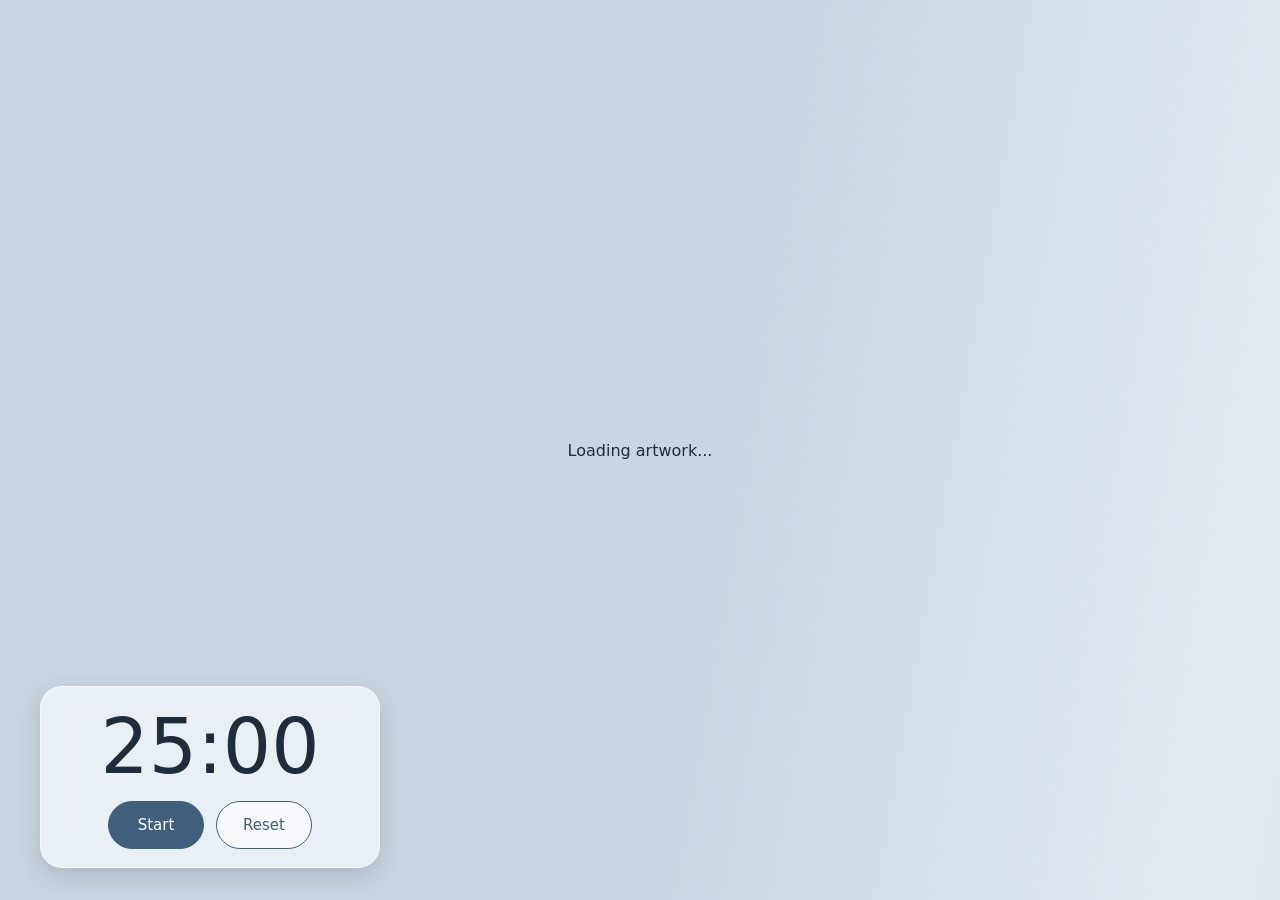
<file: index.html>
<!DOCTYPE html>
<html lang="en">
<head>
  <meta charset="UTF-8">
  <meta name="viewport" content="width=device-width, initial-scale=1.0">
  <title>Pomodoro Art</title>
  <link rel="stylesheet" href="style.css">
</head>
<body>
  <h1 class="visually-hidden">Pomodoro Art</h1>
  <main class="view">
    <div class="art"></div>
    <div class="photo-stage" id="stage">
      <div class="frame" id="frame">
        <img class="photo" id="photo" alt="">
      </div>
    </div>
    <div class="loading" id="loading">Loading artwork...</div>
    <div class="glass notice" id="notice" role="status" hidden>
      <p>We couldn't load a painting this time.</p>
      <button type="button" id="retry">Try again</button>
    </div>
    <div class="dock">
      <div class="glass timer">
        <p class="time" id="time">25:00</p>
        <div class="buttons">
          <button type="button" id="primary">Start</button>
          <button type="button" id="reset" class="quiet">Reset</button>
        </div>
      </div>
    </div>
  </main>
  <script src="script.js"></script>
</body>
</html>
</file>
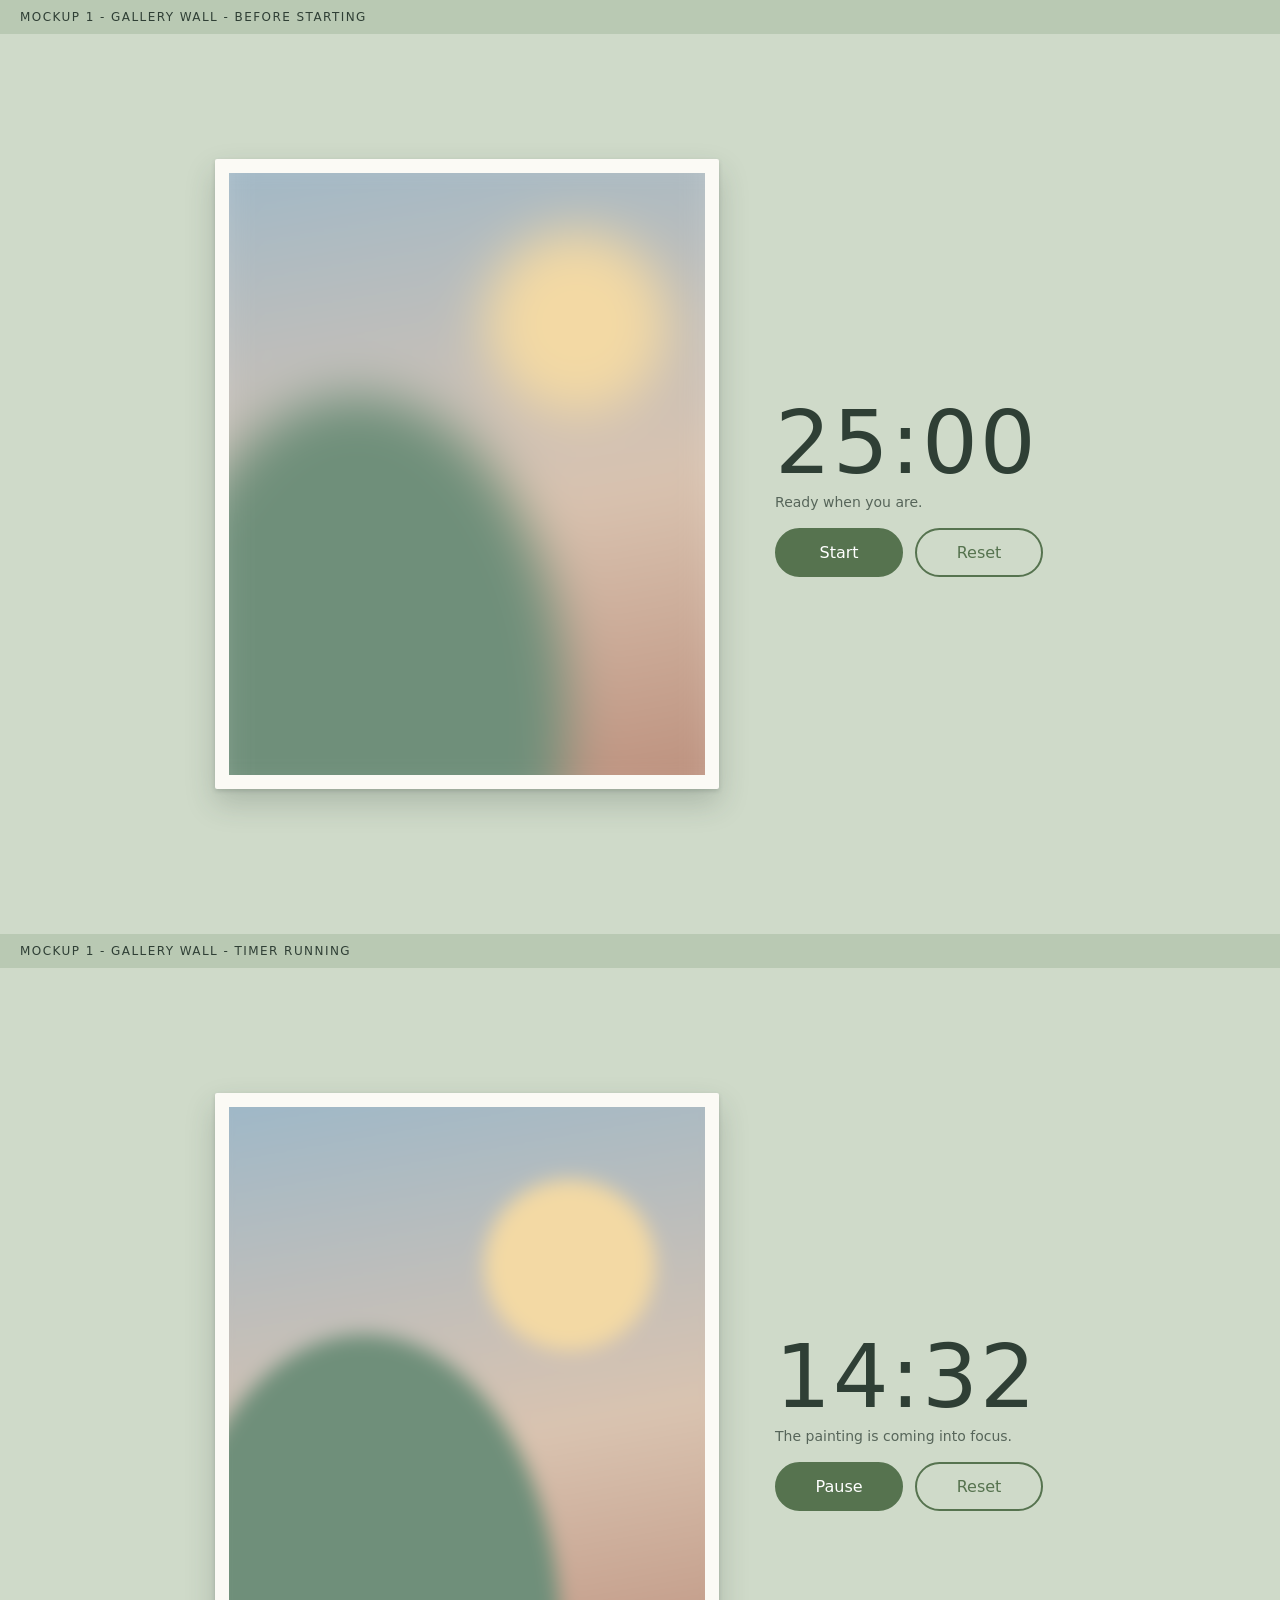
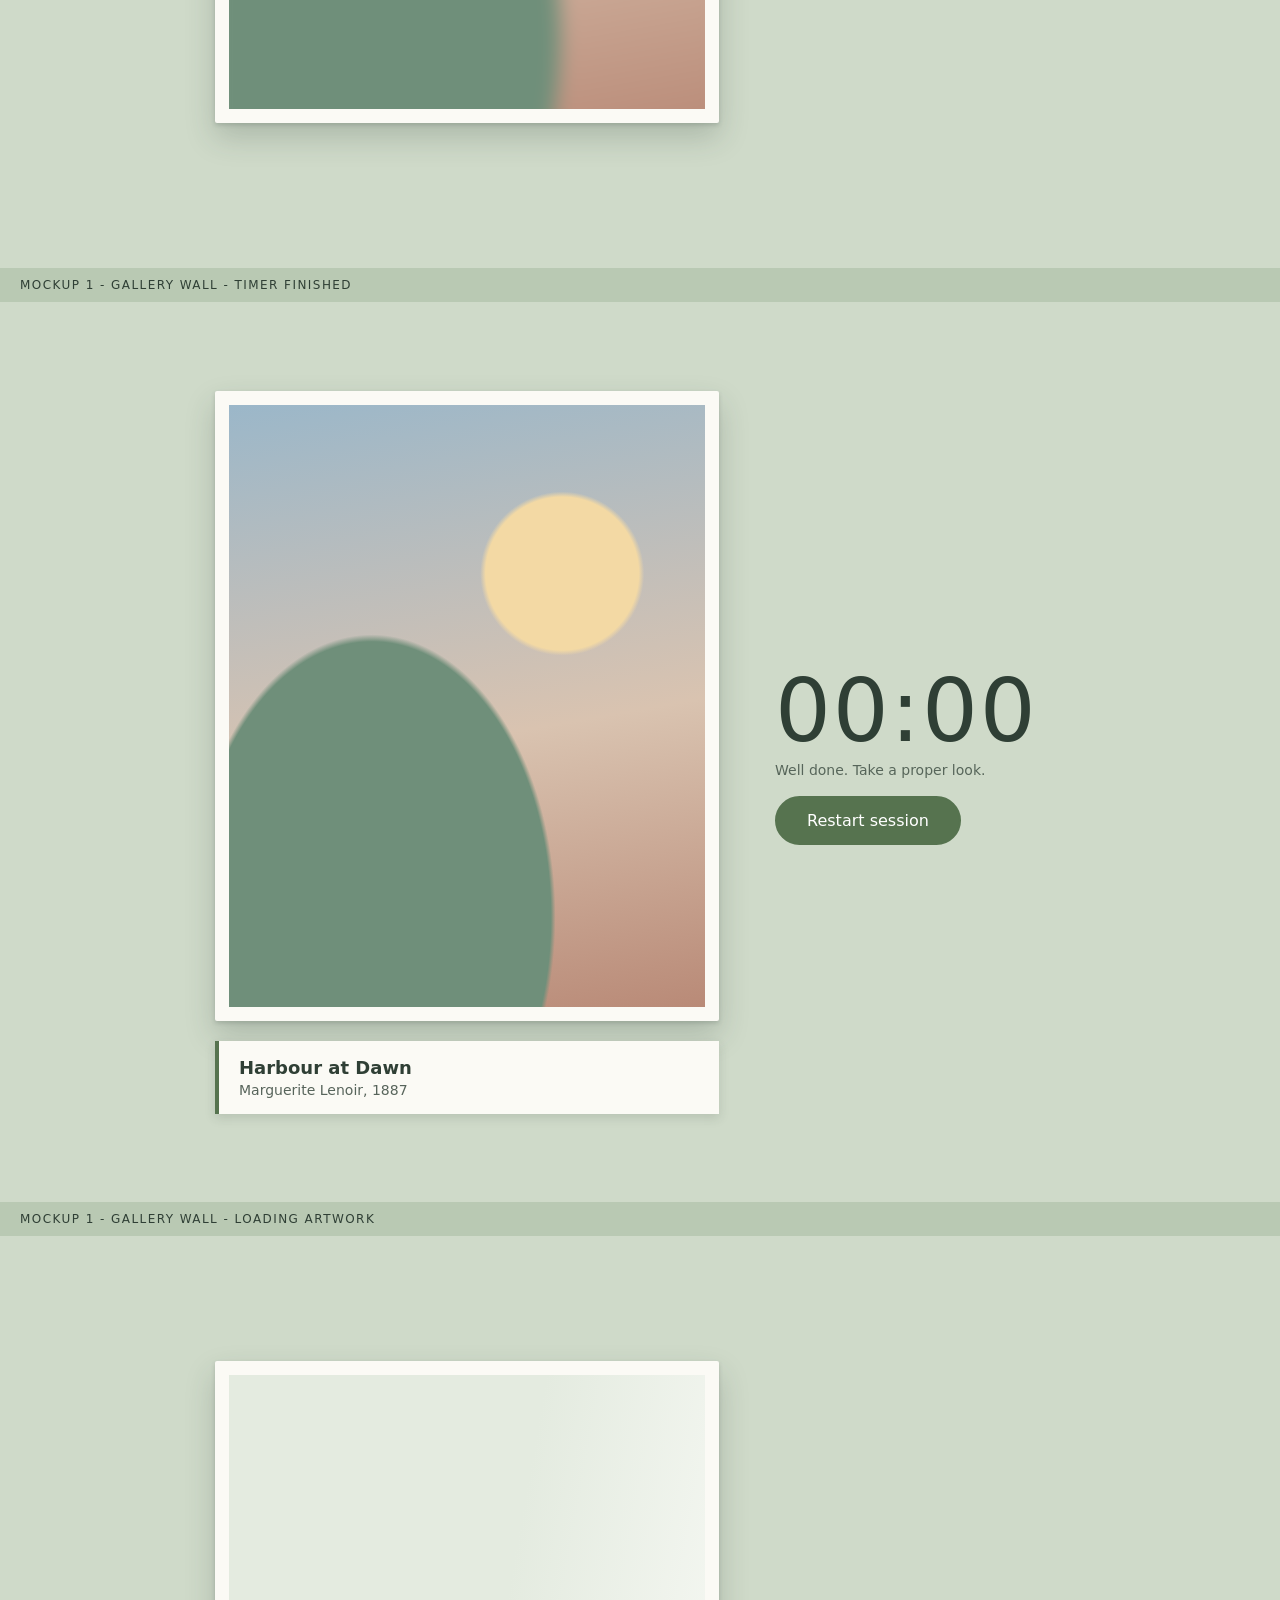
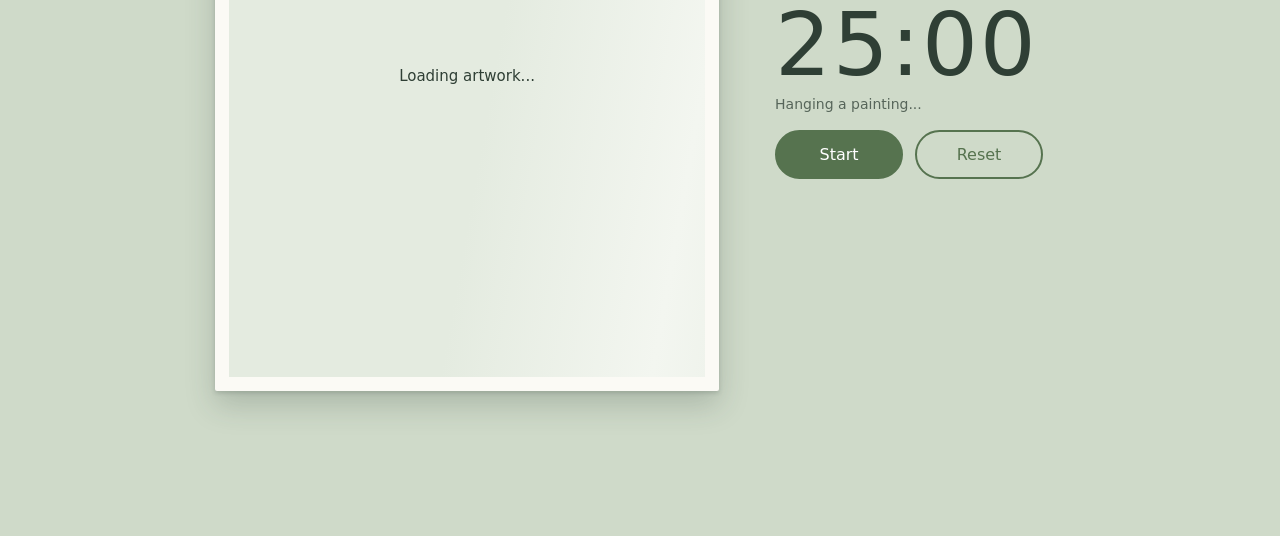
<file: mockups/1-gallery-wall.html>
<!DOCTYPE html>
<html lang="en">
<head>
<meta charset="UTF-8">
<meta name="viewport" content="width=device-width, initial-scale=1.0">
<title>Mockup 1 - Gallery Wall</title>
<style>
  :root {
    --wall: #cfdac9;
    --ink: #2f3f35;
    --mat: #fbfaf5;
    --pill: #56734f;
    --pill-text: #ffffff;
  }
  * { box-sizing: border-box; }
  body {
    margin: 0;
    background: var(--wall);
    color: var(--ink);
    font-family: system-ui, -apple-system, "Segoe UI", Roboto, Helvetica, Arial, sans-serif;
  }

  /* label above each view, so you know which screen you are looking at */
  .tag {
    margin: 0;
    padding: 10px 20px;
    font-size: 12px;
    letter-spacing: 0.12em;
    text-transform: uppercase;
    background: #b9c9b3;
  }

  .stage {
    min-height: 100svh;
    padding: 24px 20px 40px;
    display: grid;
    gap: 20px;
    justify-items: center;
    align-content: start;
    grid-template-columns: minmax(0, 1fr);
    grid-template-areas: "art" "timer" "plaque";
  }
  .art-wrap { grid-area: art; width: min(100%, 420px); }
  .timer-pane { grid-area: timer; text-align: center; width: min(100%, 420px); }
  .plaque { grid-area: plaque; width: min(100%, 420px); }

  /* the frame: white mat around the painting */
  .frame {
    background: var(--mat);
    padding: 14px;
    border-radius: 2px;
    box-shadow: 0 14px 30px rgba(47, 63, 53, 0.22), 0 2px 4px rgba(47, 63, 53, 0.18);
  }
  .art {
    aspect-ratio: 4 / 5;
    width: 100%;
    overflow: hidden;
    position: relative;
    background:
      radial-gradient(circle at 70% 28%, #f3d9a4 0 14%, transparent 15%),
      radial-gradient(ellipse at 30% 85%, #6f8f7a 0 38%, transparent 39%),
      linear-gradient(170deg, #9bb7c9 0%, #d9c3b0 55%, #b98a77 100%);
  }
  .blur-heavy { filter: blur(22px); transform: scale(1.15); }
  .blur-mid   { filter: blur(9px);  transform: scale(1.08); }
  .art-clip { overflow: hidden; }

  .time {
    font-size: clamp(56px, 14vw, 88px);
    font-weight: 300;
    letter-spacing: 0.02em;
    margin: 0;
    font-variant-numeric: tabular-nums;
  }
  .hint { margin: 0 0 18px; font-size: 14px; opacity: 0.75; }
  .buttons { display: flex; gap: 12px; justify-content: center; flex-wrap: wrap; }
  button {
    font: inherit;
    font-size: 16px;
    padding: 13px 30px;
    border-radius: 999px;
    border: 2px solid var(--pill);
    background: var(--pill);
    color: var(--pill-text);
    min-width: 128px;
  }
  button.quiet { background: transparent; color: var(--pill); }

  /* the museum wall plaque, shown only when the timer is finished */
  .plaque {
    background: var(--mat);
    padding: 16px 20px;
    border-left: 4px solid var(--pill);
    box-shadow: 0 4px 10px rgba(47, 63, 53, 0.15);
  }
  .plaque .name { margin: 0; font-size: 18px; font-weight: 600; }
  .plaque .meta { margin: 4px 0 0; font-size: 14px; opacity: 0.8; }

  /* loading look */
  .loading::after {
    content: "Loading artwork...";
    position: absolute; inset: 0;
    display: grid; place-items: center;
    font-size: 15px;
    color: var(--ink);
    background: linear-gradient(100deg, #e4ebe0 30%, #f3f6f0 50%, #e4ebe0 70%);
    background-size: 200% 100%;
    animation: shimmer 1.8s linear infinite;
  }
  @keyframes shimmer { from { background-position: 100% 0; } to { background-position: -100% 0; } }

  /* laptop layout */
  @media (min-width: 900px) {
    .stage {
      grid-template-columns: minmax(0, 1.5fr) minmax(300px, 1fr);
      grid-template-areas: "art timer" "plaque timer";
      grid-template-rows: auto auto;
      column-gap: 56px;
      align-content: center;
      justify-items: stretch;
      padding: 32px 6vw;
    }
    .art-wrap { justify-self: end; align-self: end; width: auto; height: min(70svh, 700px); aspect-ratio: 4 / 5; }
    .art-wrap .frame { height: 100%; }
    .art-wrap .art-clip { height: 100%; }
    .art-wrap .art { height: 100%; aspect-ratio: auto; }
    .plaque { justify-self: end; align-self: start; width: min(100%, 560px); max-width: calc(min(70svh, 700px) * 0.8); }
    .timer-pane { grid-row: 1 / span 2; align-self: center; justify-self: start; text-align: left; }
    .buttons { justify-content: flex-start; }
  }
</style>
</head>
<body>

<!-- VIEW 1: Before starting -->
<p class="tag">Mockup 1 - Gallery Wall - Before starting</p>
<main class="stage">
  <div class="art-wrap"><div class="frame"><div class="art-clip"><div class="art blur-heavy"></div></div></div></div>
  <div class="timer-pane">
    <p class="time">25:00</p>
    <p class="hint">Ready when you are.</p>
    <div class="buttons"><button type="button">Start</button><button type="button" class="quiet">Reset</button></div>
  </div>
</main>

<!-- VIEW 2: Timer running -->
<p class="tag">Mockup 1 - Gallery Wall - Timer running</p>
<main class="stage">
  <div class="art-wrap"><div class="frame"><div class="art-clip"><div class="art blur-mid"></div></div></div></div>
  <div class="timer-pane">
    <p class="time">14:32</p>
    <p class="hint">The painting is coming into focus.</p>
    <div class="buttons"><button type="button">Pause</button><button type="button" class="quiet">Reset</button></div>
  </div>
</main>

<!-- VIEW 3: Timer finished -->
<p class="tag">Mockup 1 - Gallery Wall - Timer finished</p>
<main class="stage">
  <div class="art-wrap"><div class="frame"><div class="art-clip"><div class="art"></div></div></div></div>
  <div class="plaque">
    <p class="name">Harbour at Dawn</p>
    <p class="meta">Marguerite Lenoir, 1887</p>
  </div>
  <div class="timer-pane">
    <p class="time">00:00</p>
    <p class="hint">Well done. Take a proper look.</p>
    <div class="buttons"><button type="button">Restart session</button></div>
  </div>
</main>

<!-- EXTRA: Loading artwork -->
<p class="tag">Mockup 1 - Gallery Wall - Loading artwork</p>
<main class="stage">
  <div class="art-wrap"><div class="frame"><div class="art-clip"><div class="art loading"></div></div></div></div>
  <div class="timer-pane">
    <p class="time">25:00</p>
    <p class="hint">Hanging a painting...</p>
    <div class="buttons"><button type="button">Start</button><button type="button" class="quiet">Reset</button></div>
  </div>
</main>

</body>
</html>
</file>
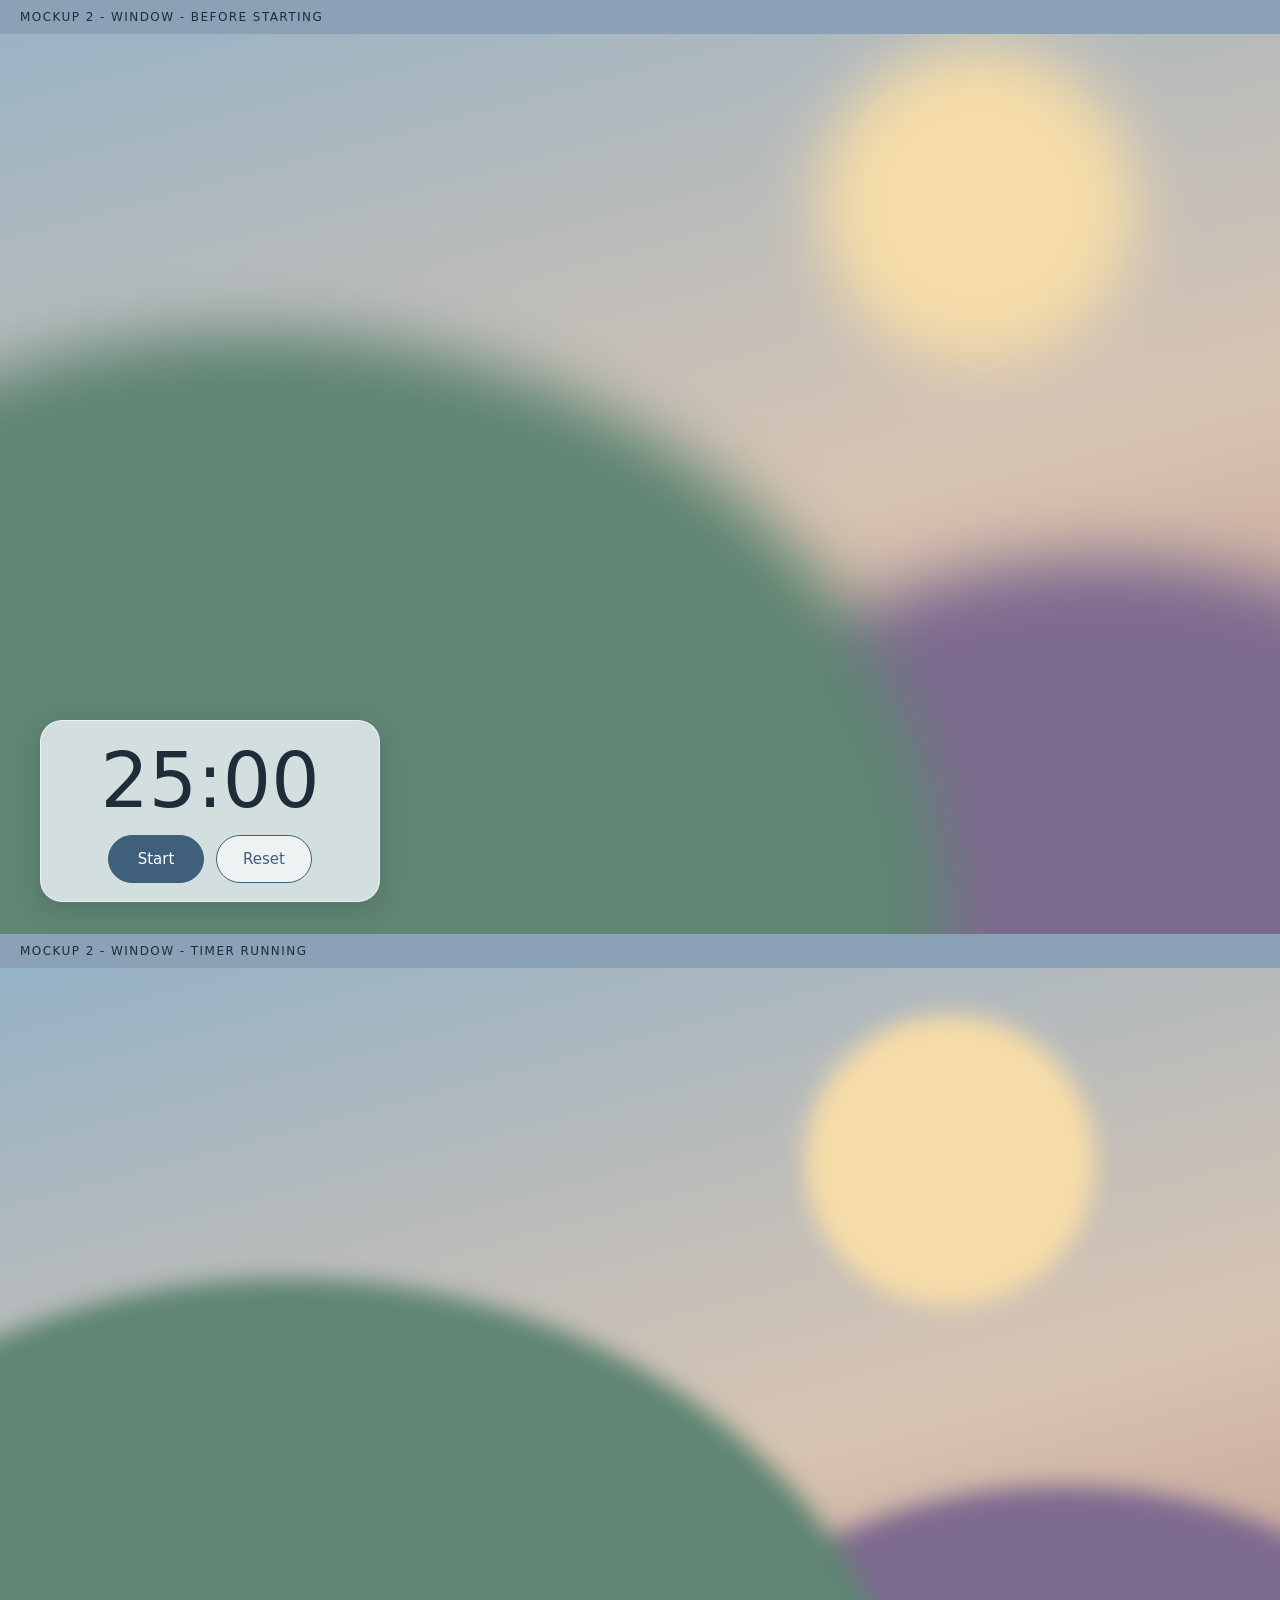
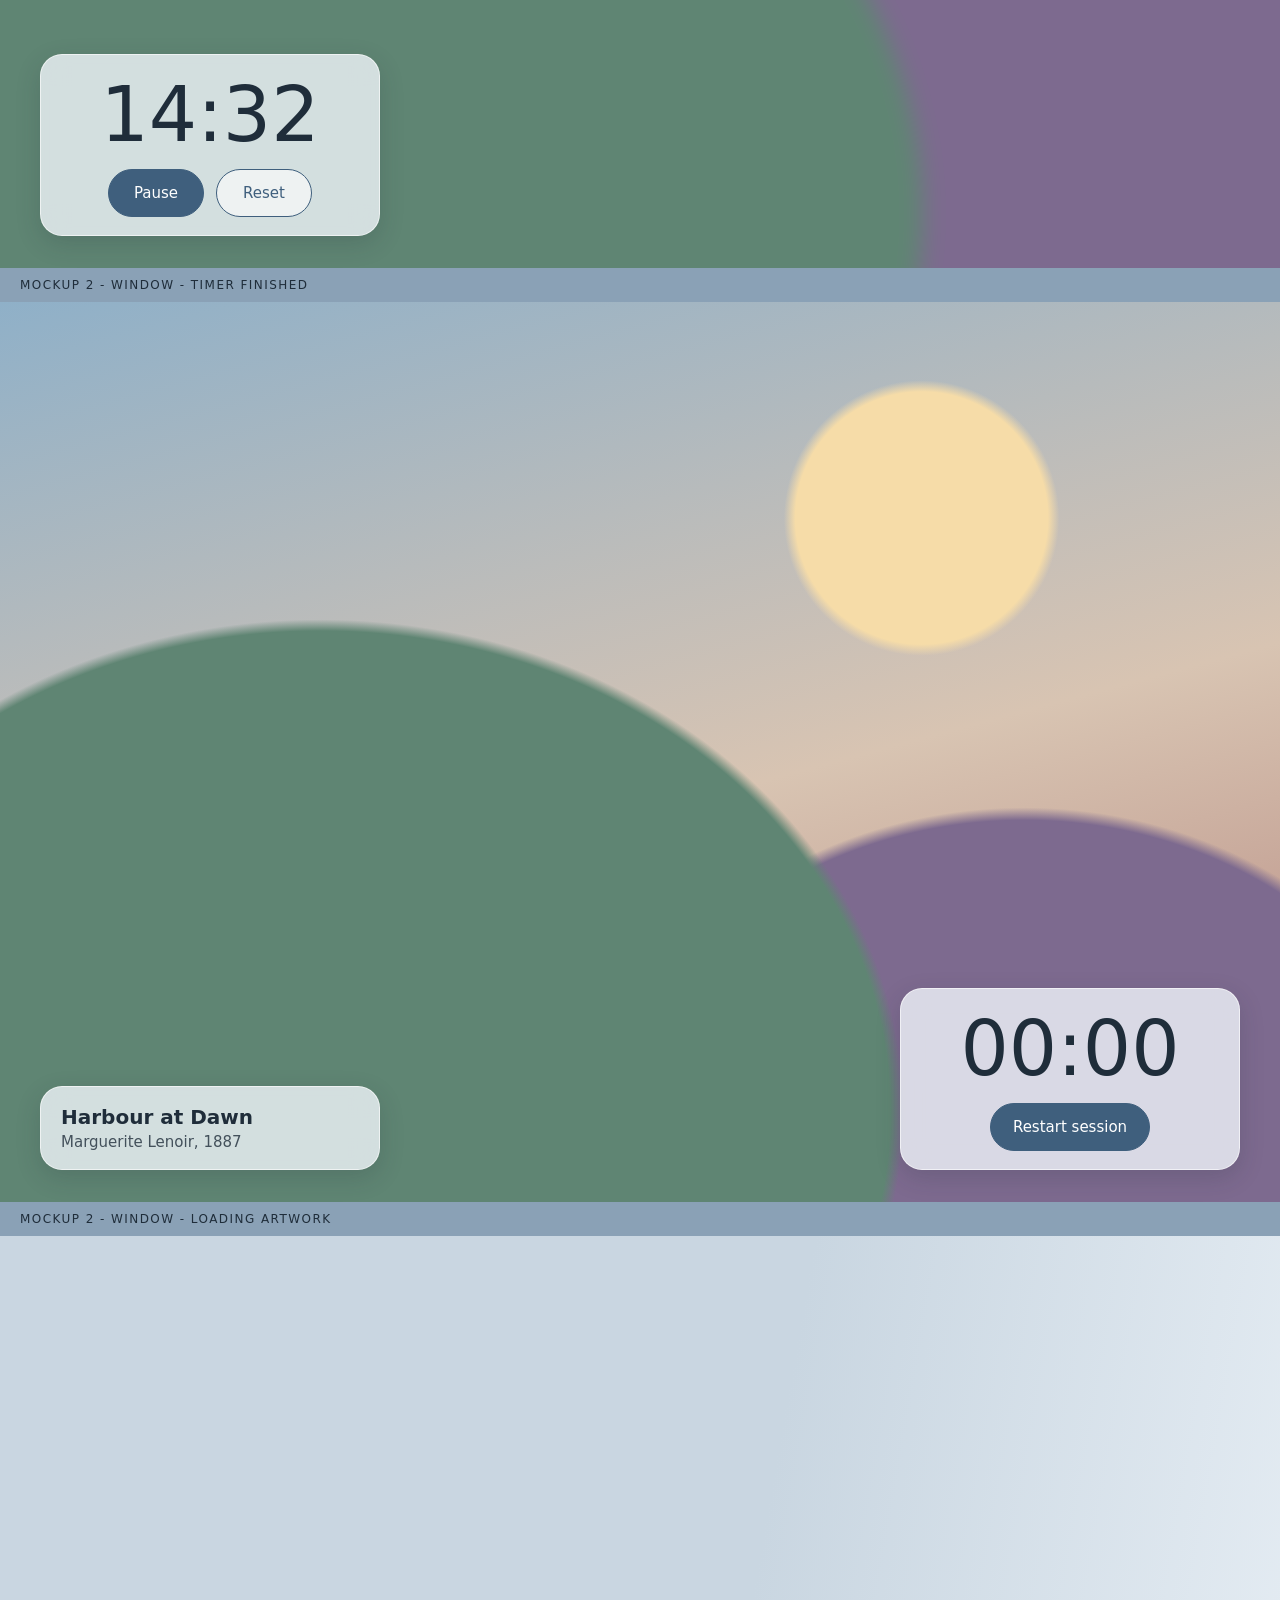
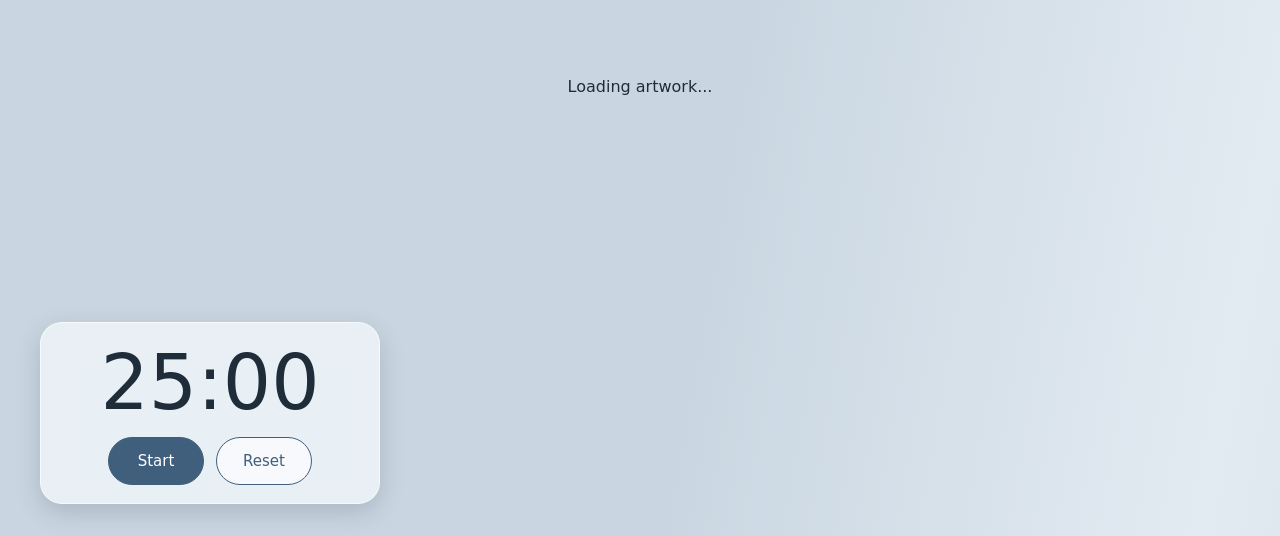
<file: mockups/2-window.html>
<!DOCTYPE html>
<html lang="en">
<head>
<meta charset="UTF-8">
<meta name="viewport" content="width=device-width, initial-scale=1.0">
<title>Mockup 2 - Window</title>
<style>
  :root {
    --sky: #9fb4c7;
    --ink: #1f2d3a;
    --glass: rgba(240, 246, 250, 0.8);
    --accent: #3f5f7d;
  }
  * { box-sizing: border-box; }
  body {
    margin: 0;
    background: var(--sky);
    color: var(--ink);
    font-family: system-ui, -apple-system, "Segoe UI", Roboto, Helvetica, Arial, sans-serif;
  }

  .tag {
    margin: 0;
    padding: 10px 20px;
    font-size: 12px;
    letter-spacing: 0.12em;
    text-transform: uppercase;
    background: #8aa1b6;
  }

  /* each view is a full-screen "window" */
  .view {
    position: relative;
    min-height: 100svh;
    overflow: hidden;
    display: flex;
    align-items: flex-end;
  }
  .art {
    position: absolute;
    inset: 0;
    background:
      radial-gradient(circle at 72% 24%, #f6dca8 0 11%, transparent 12%),
      radial-gradient(ellipse at 25% 90%, #5f8573 0 42%, transparent 43%),
      radial-gradient(ellipse at 80% 100%, #7d6a8f 0 30%, transparent 31%),
      linear-gradient(165deg, #8fb0c8 0%, #d8c4b2 55%, #b07f78 100%);
  }
  .blur-heavy { filter: blur(26px); transform: scale(1.2); }
  .blur-mid   { filter: blur(10px); transform: scale(1.1); }

  /* everything that sits on top of the painting lives in the dock */
  .dock {
    position: relative;
    width: 100%;
    padding: 16px;
    display: flex;
    flex-direction: column;
    gap: 12px;
    align-items: stretch;
  }
  .glass {
    background: var(--glass);
    backdrop-filter: blur(14px);
    -webkit-backdrop-filter: blur(14px);
    border: 1px solid rgba(255, 255, 255, 0.6);
    border-radius: 22px;
    padding: 18px 20px;
    box-shadow: 0 8px 24px rgba(31, 45, 58, 0.18);
  }
  .timer { text-align: center; }
  .time {
    margin: 0;
    font-size: clamp(52px, 13vw, 76px);
    font-weight: 300;
    font-variant-numeric: tabular-nums;
    line-height: 1.1;
  }
  .buttons { display: flex; gap: 12px; justify-content: center; margin-top: 12px; }
  button {
    font: inherit;
    font-size: 15px;
    min-width: 96px;
    height: 48px;
    padding: 0 22px;
    border-radius: 999px;
    border: 1px solid var(--accent);
    background: var(--accent);
    color: #fff;
  }
  button.quiet { background: rgba(255, 255, 255, 0.6); color: var(--accent); }

  .details { text-align: center; }
  .details .name { margin: 0; font-size: 20px; font-weight: 600; }
  .details .meta { margin: 4px 0 0; font-size: 15px; opacity: 0.8; }

  /* loading look */
  .loading::after {
    content: "Loading artwork...";
    position: absolute; inset: 0;
    display: grid; place-items: center;
    font-size: 16px;
    color: var(--ink);
    background: linear-gradient(100deg, #c9d6e1 30%, #e3ebf2 50%, #c9d6e1 70%);
    background-size: 200% 100%;
    animation: shimmer 1.8s linear infinite;
  }
  @keyframes shimmer { from { background-position: 100% 0; } to { background-position: -100% 0; } }

  /* laptop layout: timer lower-left, details lower-right */
  @media (min-width: 900px) {
    .view { min-height: 100svh; }
    .dock {
      flex-direction: row;
      justify-content: space-between;
      align-items: flex-end;
      padding: 32px 40px;
    }
    .glass.timer { width: 340px; }
    .glass.details { width: 340px; text-align: left; }
  }
</style>
</head>
<body>

<!-- VIEW 1: Before starting -->
<p class="tag">Mockup 2 - Window - Before starting</p>
<main class="view">
  <div class="art blur-heavy"></div>
  <div class="dock">
    <div class="glass timer">
      <p class="time">25:00</p>
      <div class="buttons"><button type="button">Start</button><button type="button" class="quiet">Reset</button></div>
    </div>
  </div>
</main>

<!-- VIEW 2: Timer running -->
<p class="tag">Mockup 2 - Window - Timer running</p>
<main class="view">
  <div class="art blur-mid"></div>
  <div class="dock">
    <div class="glass timer">
      <p class="time">14:32</p>
      <div class="buttons"><button type="button">Pause</button><button type="button" class="quiet">Reset</button></div>
    </div>
  </div>
</main>

<!-- VIEW 3: Timer finished -->
<p class="tag">Mockup 2 - Window - Timer finished</p>
<main class="view">
  <div class="art"></div>
  <div class="dock">
    <div class="glass details">
      <p class="name">Harbour at Dawn</p>
      <p class="meta">Marguerite Lenoir, 1887</p>
    </div>
    <div class="glass timer">
      <p class="time">00:00</p>
      <div class="buttons"><button type="button">Restart session</button></div>
    </div>
  </div>
</main>

<!-- EXTRA: Loading artwork -->
<p class="tag">Mockup 2 - Window - Loading artwork</p>
<main class="view">
  <div class="art loading"></div>
  <div class="dock">
    <div class="glass timer">
      <p class="time">25:00</p>
      <div class="buttons"><button type="button">Start</button><button type="button" class="quiet">Reset</button></div>
    </div>
  </div>
</main>

</body>
</html>
</file>
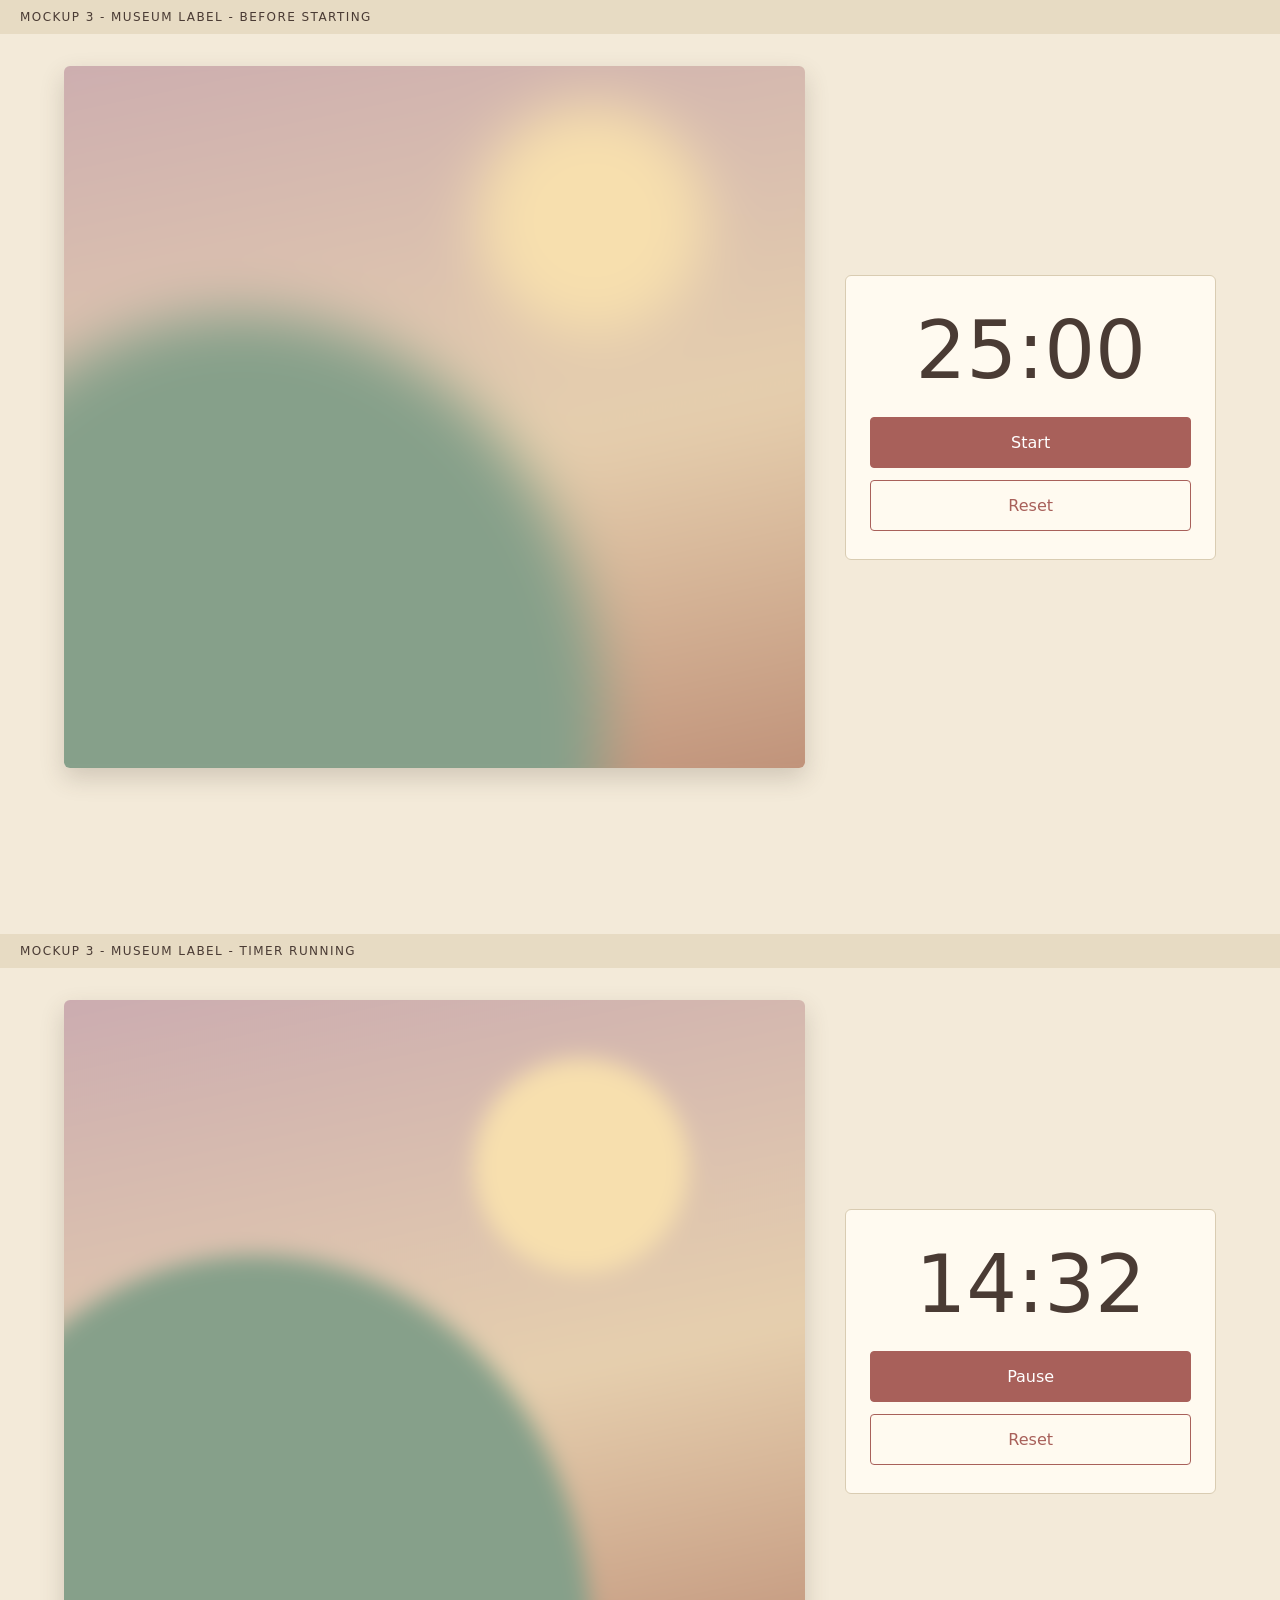
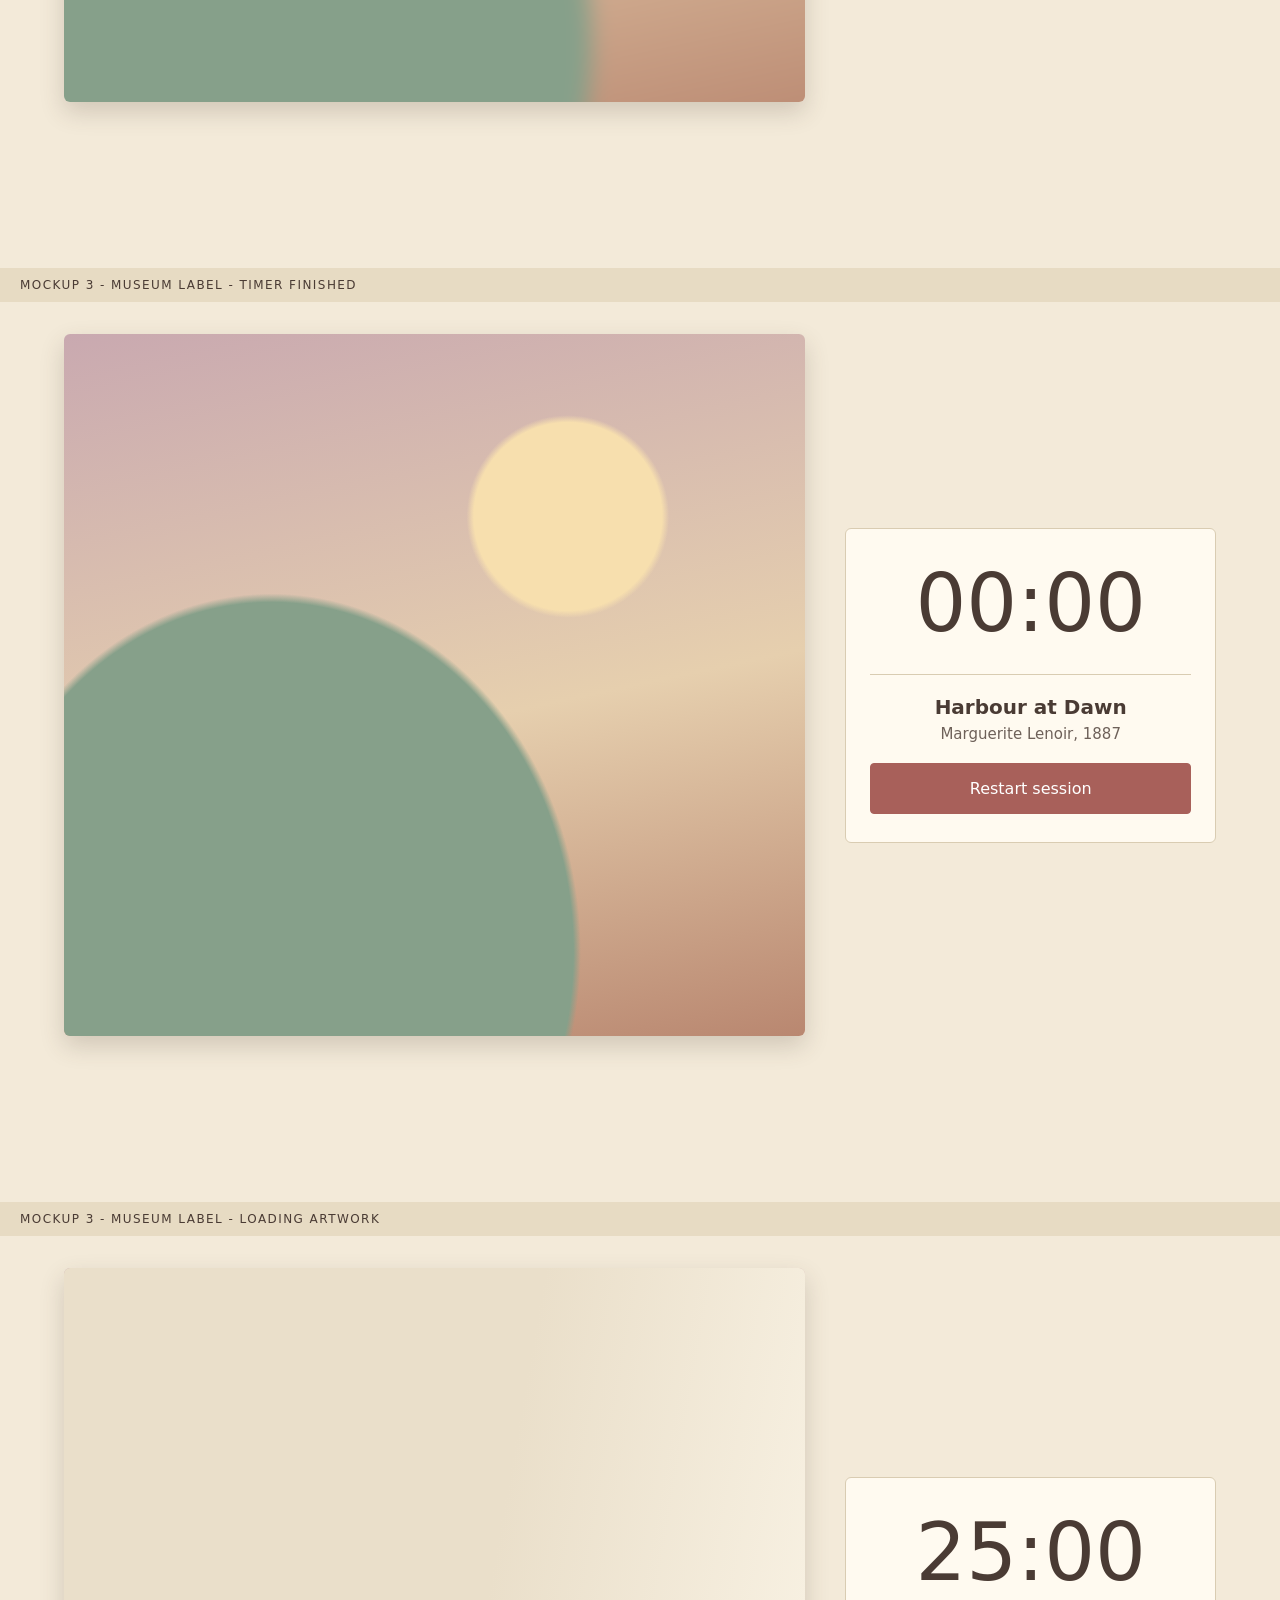
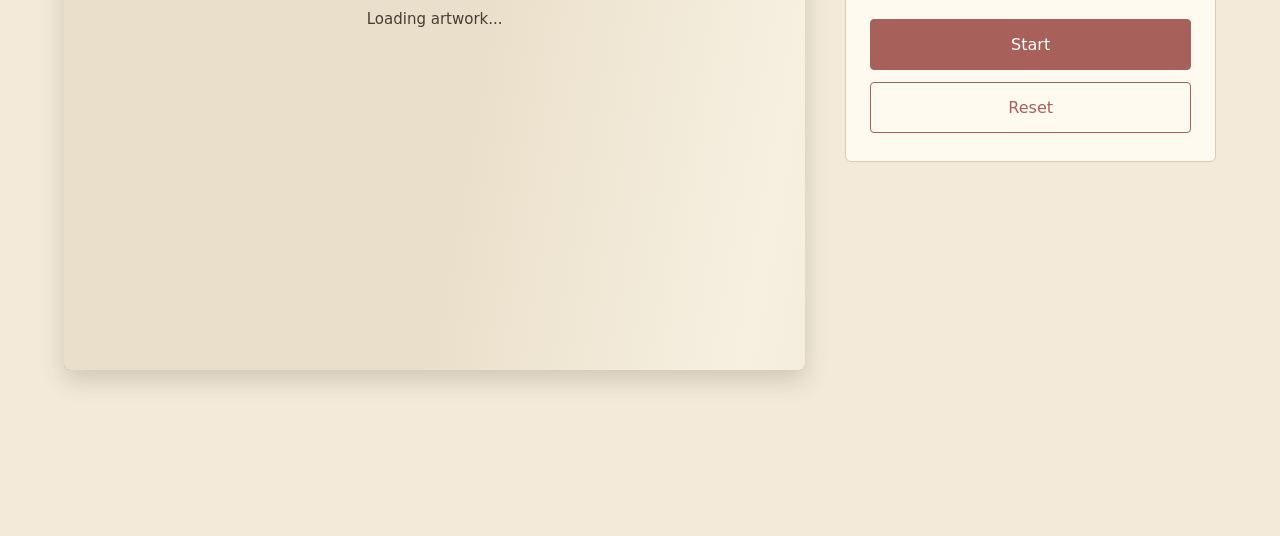
<file: mockups/3-museum-label.html>
<!DOCTYPE html>
<html lang="en">
<head>
<meta charset="UTF-8">
<meta name="viewport" content="width=device-width, initial-scale=1.0">
<title>Mockup 3 - Museum Label</title>
<style>
  :root {
    --paper: #f3ead9;
    --card: #fffaf0;
    --line: #d9ccb2;
    --ink: #4a3b34;
    --accent: #a8605a;
  }
  * { box-sizing: border-box; }
  body {
    margin: 0;
    background: var(--paper);
    color: var(--ink);
    font-family: system-ui, -apple-system, "Segoe UI", Roboto, Helvetica, Arial, sans-serif;
  }

  .tag {
    margin: 0;
    padding: 10px 20px;
    font-size: 12px;
    letter-spacing: 0.12em;
    text-transform: uppercase;
    background: #e7dbc3;
  }

  .stage {
    min-height: 100svh;
    padding: 20px;
    display: grid;
    gap: 20px;
    grid-template-columns: minmax(0, 1fr);
    align-content: start;
  }
  .art-clip { overflow: hidden; border-radius: 6px; box-shadow: 0 10px 24px rgba(74, 59, 52, 0.2); }
  .art {
    aspect-ratio: 4 / 5;
    width: 100%;
    position: relative;
    background:
      radial-gradient(circle at 68% 26%, #f7dfae 0 13%, transparent 14%),
      radial-gradient(ellipse at 28% 88%, #86a08a 0 40%, transparent 41%),
      linear-gradient(168deg, #c9a9b0 0%, #e6cfae 55%, #b98770 100%);
  }
  .blur-heavy { filter: blur(24px); transform: scale(1.18); }
  .blur-mid   { filter: blur(10px); transform: scale(1.1); }

  /* the museum label card */
  .label {
    background: var(--card);
    border: 1px solid var(--line);
    border-radius: 6px;
    padding: 28px 24px;
    text-align: center;
  }
  .time {
    margin: 0 0 20px;
    font-size: clamp(54px, 14vw, 80px);
    font-weight: 300;
    font-variant-numeric: tabular-nums;
  }
  .buttons { display: grid; gap: 12px; }
  button {
    font: inherit;
    font-size: 16px;
    width: 100%;
    padding: 15px 20px;
    border-radius: 4px;
    border: 1.5px solid var(--accent);
    background: var(--accent);
    color: #fff;
  }
  button.quiet { background: transparent; color: var(--accent); }

  .details { border-top: 1px solid var(--line); margin-top: 24px; padding-top: 20px; }
  .details .name { margin: 0; font-size: 20px; font-weight: 600; }
  .details .meta { margin: 6px 0 20px; font-size: 15px; opacity: 0.8; }
  .details + .buttons { margin-top: 0; }

  /* loading look */
  .loading::after {
    content: "Loading artwork...";
    position: absolute; inset: 0;
    display: grid; place-items: center;
    font-size: 15px;
    color: var(--ink);
    background: linear-gradient(100deg, #eadfca 30%, #f7f0e1 50%, #eadfca 70%);
    background-size: 200% 100%;
    animation: shimmer 1.8s linear infinite;
  }
  @keyframes shimmer { from { background-position: 100% 0; } to { background-position: -100% 0; } }

  /* laptop layout: big painting left, label card right */
  @media (min-width: 900px) {
    .stage {
      grid-template-columns: minmax(0, 2fr) minmax(300px, 1fr);
      align-items: center;
      padding: 32px 5vw;
      gap: 40px;
    }
    .art { aspect-ratio: auto; height: min(78svh, 760px); }
  }
</style>
</head>
<body>

<!-- VIEW 1: Before starting -->
<p class="tag">Mockup 3 - Museum Label - Before starting</p>
<main class="stage">
  <div class="art-clip"><div class="art blur-heavy"></div></div>
  <div class="label">
    <p class="time">25:00</p>
    <div class="buttons"><button type="button">Start</button><button type="button" class="quiet">Reset</button></div>
  </div>
</main>

<!-- VIEW 2: Timer running -->
<p class="tag">Mockup 3 - Museum Label - Timer running</p>
<main class="stage">
  <div class="art-clip"><div class="art blur-mid"></div></div>
  <div class="label">
    <p class="time">14:32</p>
    <div class="buttons"><button type="button">Pause</button><button type="button" class="quiet">Reset</button></div>
  </div>
</main>

<!-- VIEW 3: Timer finished -->
<p class="tag">Mockup 3 - Museum Label - Timer finished</p>
<main class="stage">
  <div class="art-clip"><div class="art"></div></div>
  <div class="label">
    <p class="time">00:00</p>
    <div class="details">
      <p class="name">Harbour at Dawn</p>
      <p class="meta">Marguerite Lenoir, 1887</p>
    </div>
    <div class="buttons"><button type="button">Restart session</button></div>
  </div>
</main>

<!-- EXTRA: Loading artwork -->
<p class="tag">Mockup 3 - Museum Label - Loading artwork</p>
<main class="stage">
  <div class="art-clip"><div class="art loading"></div></div>
  <div class="label">
    <p class="time">25:00</p>
    <div class="buttons"><button type="button">Start</button><button type="button" class="quiet">Reset</button></div>
  </div>
</main>

</body>
</html>
</file>
<file: style.css>
:root {
  --sky: #9fb4c7;
  --ink: #1f2d3a;
  --glass: rgba(240, 246, 250, 0.8);
  --accent: #3f5f7d;
}

* { box-sizing: border-box; }

body {
  margin: 0;
  background: var(--sky);
  color: var(--ink);
  font-family: system-ui, -apple-system, "Segoe UI", Roboto, Helvetica, Arial, sans-serif;
}

/* a heading for screen readers only */
.visually-hidden {
  position: absolute;
  width: 1px;
  height: 1px;
  margin: -1px;
  padding: 0;
  overflow: hidden;
  clip: rect(0, 0, 0, 0);
  white-space: nowrap;
  border: 0;
}

/* the full-screen "window" */
.view {
  position: relative;
  min-height: 100svh;
  overflow: hidden;
  display: flex;
  align-items: flex-end;
  /* how blurred the artwork is: 1 = strongly blurred, 0 = fully sharp (set by the script) */
  --blur: 1;
}

/* placeholder artwork, blurred by the same dial as the painting */
.art {
  position: absolute;
  inset: 0;
  background:
    radial-gradient(circle at 72% 24%, #f6dca8 0 11%, transparent 12%),
    radial-gradient(ellipse at 25% 90%, #5f8573 0 42%, transparent 43%),
    radial-gradient(ellipse at 80% 100%, #7d6a8f 0 30%, transparent 31%),
    linear-gradient(165deg, #8fb0c8 0%, #d8c4b2 55%, #b07f78 100%);
  filter: blur(calc(var(--blur) * 26px));
  transform: scale(calc(1 + var(--blur) * 0.2));
  transition: filter 0.3s linear, transform 0.3s linear;
}

/* the black area behind the real painting; it fades in once a painting has loaded */
.photo-stage {
  position: absolute;
  inset: 0;
  display: grid;
  place-items: center;
  background: #000;
  opacity: 0;
  transition: opacity 0.6s;
}

.photo-stage.loaded { opacity: 1; }

/* a box cut to the painting's own shape (the script sets --ratio); it clips the blur,
   so the soft edges never spill out */
.frame {
  --ratio: 1;
  aspect-ratio: var(--ratio);
  width: min(100vw, calc(100svh * var(--ratio)));
  container-type: size;
  overflow: hidden;
}

/* the blur is measured against the painting's own size, so it looks the same on any screen.
   While blurred it is zoomed in a little so the soft edges fall outside the box. */
.photo {
  display: block;
  width: 100%;
  height: 100%;
  filter: blur(calc(var(--blur) * 6cqmin));
  transform: scale(calc(1 + var(--blur) * 0.4));
  transition: filter 0.3s linear, transform 0.3s linear;
}

/* used to jump straight to "strongly blurred" with no easing (Reset, Restart session) */
.view.instant .art,
.view.instant .photo {
  transition: none;
}

/* shown while the painting is on its way */
.loading {
  position: absolute;
  inset: 0;
  display: grid;
  place-items: center;
  font-size: 16px;
  background: linear-gradient(100deg, #c9d6e1 30%, #e3ebf2 50%, #c9d6e1 70%);
  background-size: 200% 100%;
  animation: shimmer 1.8s linear infinite;
}

.loading[hidden] { display: none; }

@keyframes shimmer {
  from { background-position: 100% 0; }
  to { background-position: -100% 0; }
}

/* the friendly message when no painting could be loaded, in the middle of the artwork area */
.notice {
  position: absolute;
  top: 42%;
  left: 50%;
  transform: translate(-50%, -50%);
  width: min(86%, 360px);
  text-align: center;
}

.notice[hidden] { display: none; }

.notice p {
  margin: 0 0 14px;
  font-size: 17px;
}

/* everything that sits on top of the painting */
.dock {
  position: relative;
  width: 100%;
  padding: 16px;
  display: flex;
  flex-direction: column;
  gap: 12px;
  align-items: stretch;
}

.glass {
  background: var(--glass);
  backdrop-filter: blur(14px);
  -webkit-backdrop-filter: blur(14px);
  border: 1px solid rgba(255, 255, 255, 0.6);
  border-radius: 22px;
  padding: 18px 20px;
  box-shadow: 0 8px 24px rgba(31, 45, 58, 0.18);
}

.timer { text-align: center; }

.time {
  margin: 0;
  font-size: clamp(52px, 13vw, 76px);
  font-weight: 300;
  font-variant-numeric: tabular-nums;
  line-height: 1.1;
}

.buttons {
  display: flex;
  gap: 12px;
  justify-content: center;
  margin-top: 12px;
}

button {
  font: inherit;
  font-size: 15px;
  min-width: 96px;
  height: 48px;
  padding: 0 22px;
  border-radius: 999px;
  border: 1px solid var(--accent);
  background: var(--accent);
  color: #fff;
}

button.quiet {
  background: rgba(255, 255, 255, 0.6);
  color: var(--accent);
}

/* the painting details, added by the script when the timer finishes */
.details { text-align: center; }

.details .name {
  margin: 0;
  font-size: 20px;
  font-weight: 600;
}

.details .meta {
  margin: 4px 0 0;
  font-size: 15px;
  opacity: 0.8;
}

.details .link {
  display: inline-block;
  margin-top: 10px;
  font-size: 14px;
  color: var(--accent);
  text-decoration: underline;
}

/* laptop: the timer sits in the lower-left corner; when finished, the details take
   the left and the timer moves to the right */
@media (min-width: 900px) {
  .dock {
    flex-direction: row;
    justify-content: space-between;
    align-items: flex-end;
    padding: 32px 40px;
  }
  .glass.timer { width: 340px; }
  .glass.details { width: 340px; text-align: left; }
}
</file>
